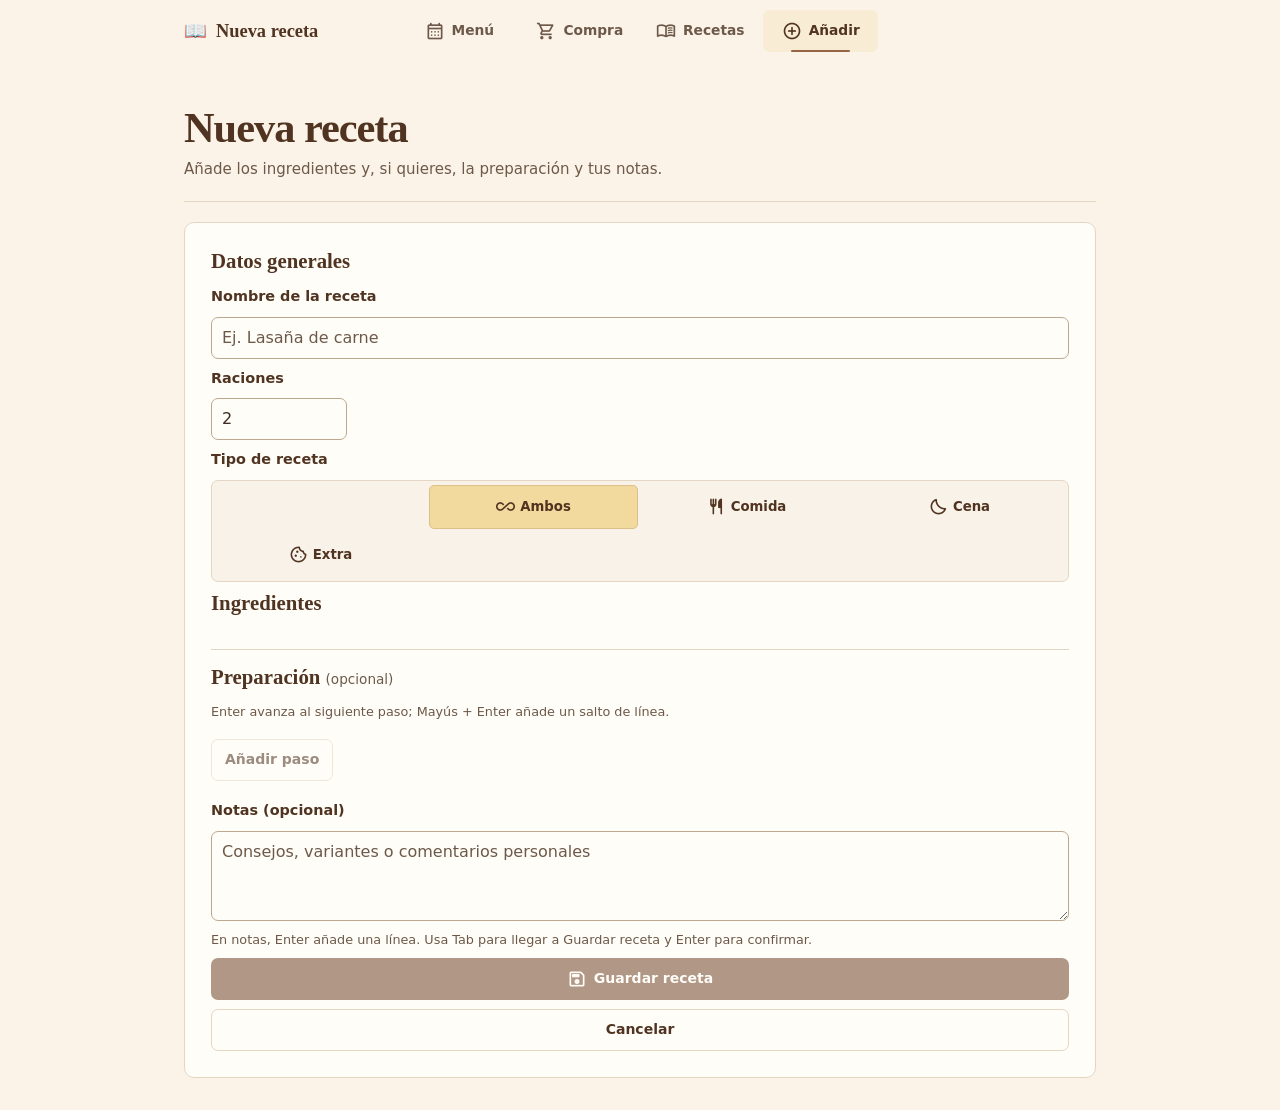
<file: frontend/agregar_recetas.html>
<!DOCTYPE html>
<html lang="es">

<head>

    <meta charset="UTF-8">

    <meta name="viewport"
    content="width=device-width, initial-scale=1.0">

    <title>Añadir receta</title>

    <link rel="stylesheet" href="style/style.css">
    <link rel="stylesheet" href="style/agregar_recetas.css">

    <link href="https://fonts.googleapis.com/css2?family=Material+Symbols+Rounded" rel="stylesheet">

</head>

<body>

<header class="topbar">

    <div class="logo">
        📖 <span>Nueva receta</span>
    </div>

    <nav class="top-nav">

        <a href="menu.html" class="nav-link">
            <span class="material-symbols-rounded">calendar_month</span>
            Menú
        </a>

        <a href="lista_compra.html" class="nav-link">
            <span class="material-symbols-rounded">shopping_cart</span>
            Compra
        </a>

        <a href="recetas.html" class="nav-link">
            <span class="material-symbols-rounded">menu_book</span>
            Recetas
        </a>

        <a href="agregar_recetas.html" class="nav-link active">
            <span class="material-symbols-rounded">add_circle</span>
            Añadir
        </a>

    </nav>

</header>

<main class="container">

<section class="hero recipeHero">

    <h1>Nueva receta</h1>

    <p>Añade los ingredientes y, si quieres, la preparación y tus notas.</p>

</section>

<form id="recipeForm" class="recipe-form">

    <fieldset id="recipeFields" disabled>
    <h2>Datos generales</h2>

    <label for="recipeName">Nombre de la receta</label>

    <input
        id="recipeName"
        required
        placeholder="Ej. Lasaña de carne">

    <label for="recipeServings">Raciones</label>
    <input id="recipeServings" type="number" min="1" max="2147483647" step="1" value="2" required>

    <label id="recipeTypeLabel">Tipo de receta</label>

    <div class="segmented" role="radiogroup" aria-labelledby="recipeTypeLabel">

        <span class="segmented-indicator"></span>

        <input type="radio" name="recipeType" id="type-ambos" value="ambos" checked>
        <label for="type-ambos" class="segmented-option">
            <span class="material-symbols-rounded">all_inclusive</span>
            Ambos
        </label>

        <input type="radio" name="recipeType" id="type-comida" value="comida">
        <label for="type-comida" class="segmented-option">
            <span class="material-symbols-rounded">restaurant</span>
            Comida
        </label>

        <input type="radio" name="recipeType" id="type-cena" value="cena">
        <label for="type-cena" class="segmented-option">
            <span class="material-symbols-rounded">bedtime</span>
            Cena
        </label>

        <input type="radio" name="recipeType" id="type-extra" value="extra">
        <label for="type-extra" class="segmented-option">
            <span class="material-symbols-rounded">cookie</span>
            Extra
        </label>

    </div>

    <p id="typeChangeHint" class="form-hint hidden">Si cambias el tipo, la receta se retirará de las comidas o cenas del menú en las que ya no encaje.</p>

    <div class="ingredients-header">

        <h2>Ingredientes</h2>

    </div>

    <div id="ingredientList">

    </div>

    <h2>Preparación <small>(opcional)</small></h2>
    <p class="form-hint">Enter avanza al siguiente paso; Mayús + Enter añade un salto de línea.</p>
    <div id="preparationList"></div>
    <button type="button" class="secondary" id="addStep">Añadir paso</button>

    <label for="recipeNotes">Notas (opcional)</label>
    <textarea id="recipeNotes" rows="3" placeholder="Consejos, variantes o comentarios personales"></textarea>
    <p class="form-hint">En notas, Enter añade una línea. Usa Tab para llegar a Guardar receta y Enter para confirmar.</p>

    <button class="primary submitButton" type="submit">

        <span class="material-symbols-rounded">save</span>

        Guardar receta

    </button>

    <a class="secondary cancel-recipe" href="recetas.html">Cancelar</a>
    </fieldset>

</form>
<p id="formStatus" role="status" aria-live="polite"></p>

</main>

<!-- Modal: ya existe una receta con los mismos ingredientes -->

<div id="duplicateModal" class="modal hidden" role="dialog" aria-modal="true" aria-labelledby="duplicateModalText">

    <div class="modal-content">

        <span class="material-symbols-rounded modal-icon">
            content_copy
        </span>

        <p id="duplicateModalText" class="modal-text"></p>

        <div class="modal-buttons">

            <button type="button" class="secondary" id="duplicateNo">
                No
            </button>

            <button type="button" class="confirm" id="duplicateYes">
                Sí
            </button>

        </div>

    </div>

</div>

<script src="scripts/script.js"></script>
<script src="scripts/agregar_recetas.js"></script>
</body>
</html>
</file>
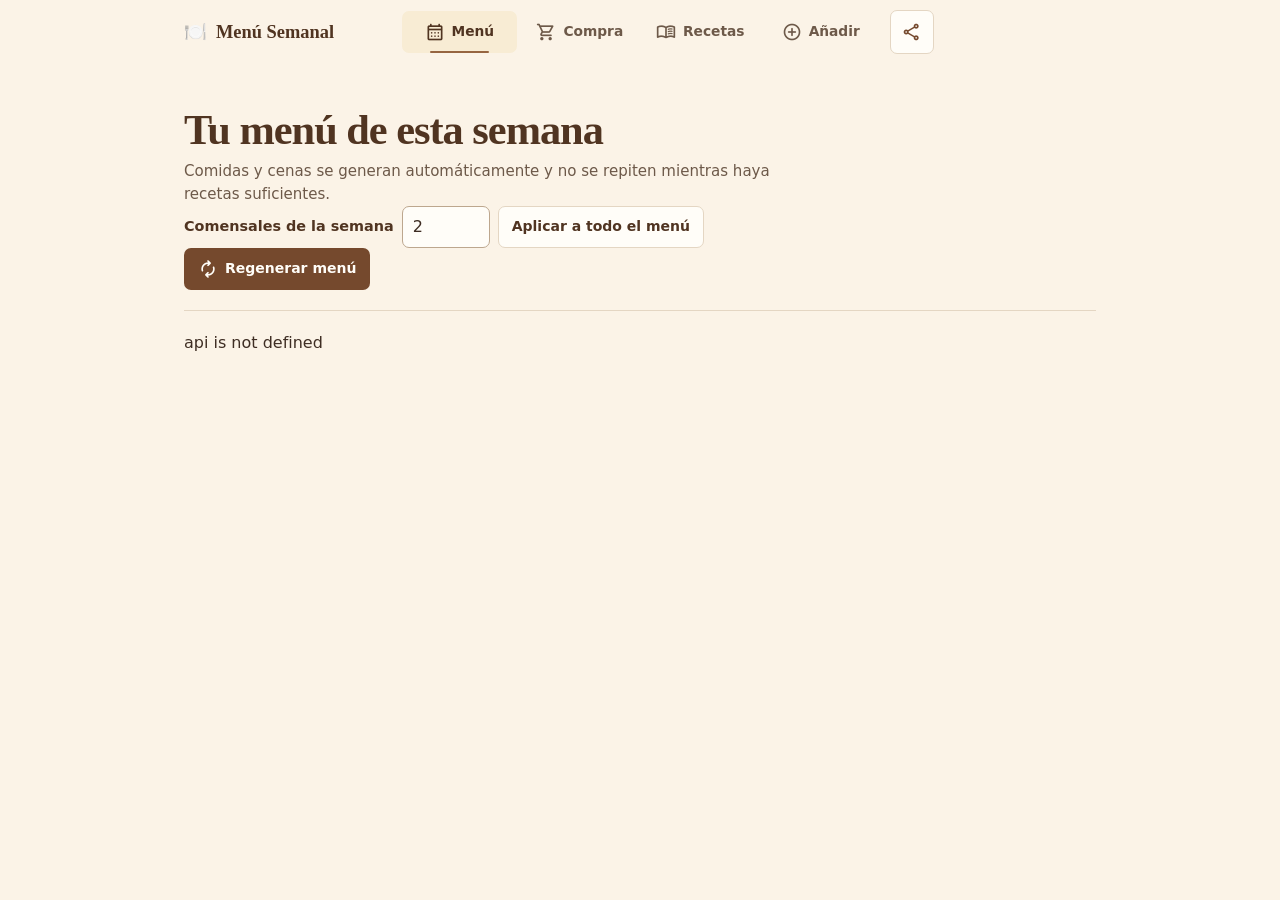
<file: frontend/menu.html>
<!DOCTYPE html>
<html lang="es">
<head>
    <meta charset="UTF-8">
    <meta name="viewport" content="width=device-width, initial-scale=1.0">
    <title>Mi Menú Semanal</title>

    <link rel="stylesheet" href="style/style.css">
    <link rel="stylesheet" href="style/menu.css">

    <!-- Iconos Material Symbols -->
    <link href="https://fonts.googleapis.com/css2?family=Material+Symbols+Rounded" rel="stylesheet">
</head>
<body>

<header class="topbar">

    <div class="logo">
        🍽️ <span>Menú Semanal</span>
    </div>

    <nav class="top-nav">

        <a href="menu.html" class="nav-link active">
            <span class="material-symbols-rounded">calendar_month</span>
            Menú
        </a>

        <a href="lista_compra.html" class="nav-link">
            <span class="material-symbols-rounded">shopping_cart</span>
            Compra
        </a>

        <a href="recetas.html" class="nav-link">
            <span class="material-symbols-rounded">menu_book</span>
            Recetas
        </a>

        <a href="agregar_recetas.html" class="nav-link">
            <span class="material-symbols-rounded">add_circle</span>
            Añadir
        </a>

    </nav>

    <button class="icon-button" id="shareMenuButton">
        <span class="material-symbols-rounded">share</span>
    </button>

</header>

<!-- Dropdown compartir -->

<div class="dropdown hidden" id="shareDropdown">

    <button onclick="shareMenu('copy')">
        <span class="material-symbols-rounded">content_copy</span>
        Copiar
    </button>

    <button onclick="shareMenu('whatsapp')">
        <span class="material-symbols-rounded">chat</span>
        WhatsApp
    </button>

    <button onclick="shareMenu('email')">
        <span class="material-symbols-rounded">mail</span>
        Email
    </button>

</div>


<main class="container">

    <section class="hero">

        <h1>Tu menú de esta semana</h1>

        <p>Comidas y cenas se generan automáticamente y no se repiten mientras haya recetas suficientes.</p>

        <form id="weekPeopleForm" class="week-people">
            <label for="weekPeople">Comensales de la semana</label>
            <input id="weekPeople" type="number" min="1" max="2147483647" step="1" required value="2">
            <button class="secondary" type="submit">Aplicar a todo el menú</button>
            <span id="weekPeopleStatus" role="status"></span>
        </form>
        <button class="primary" id="generateButton">
            <span class="material-symbols-rounded">autorenew</span>
            Regenerar menú
        </button>

    </section>


    <section id="weekGrid" class="week-grid">

        <!-- Se rellenará desde JS -->

    </section>

</main>

<!-- Modal: elegir receta para una comida o cena -->

<div id="chooseRecipeModal" class="modal hidden">

    <div class="modal-content big">

        <div class="modal-header">

            <h2>Cambiar receta de <span id="chooseRecipeDay"></span></h2>

            <button class="icon-button" id="closeChooseModal">
                <span class="material-symbols-rounded">close</span>
            </button>

        </div>

        <input
            type="text"
            id="recipeSearchInput"
            class="search-input"
            placeholder="Buscar receta...">

        <label for="slotPeople">Comensales (opcional)</label>
        <input type="number" id="slotPeople" class="search-input" min="1" max="2147483647" step="1"
            placeholder="Raciones originales de la receta">

        <div id="chooseRecipeList" class="choose-recipe-list">

        </div>

    </div>

</div>


<!-- Modal -->

<div id="modal" class="modal hidden">

    <div class="modal-content">

        <span class="material-symbols-rounded modal-icon">
            warning
        </span>

        <h2>¿Generar un nuevo menú?</h2>

        <p>
            El menú actual se sustituirá por otro completamente aleatorio.
        </p>

        <label for="generatePeople">¿Para cuántas personas?</label>
        <input id="generatePeople" type="number" min="1" max="2147483647" step="1" required value="2">
        <p id="generateStatus" role="status"></p>
        <div class="modal-buttons">

            <button class="secondary" id="cancelModal">
                Cancelar
            </button>

            <button class="danger" id="confirmModal">
                Sí, regenerar
            </button>

        </div>

    </div>

</div>

<script src="scripts/script.js"></script>
<script src="scripts/menu.js"></script>

</body>
</html>
</file>
<file: frontend/style/style.css>
@font-face {
    font-family: "Material Symbols Rounded";
    src: url("../fonts/material-symbols.woff2") format("woff2");
    font-display: block;
}

:root {
    --brown: #966541;
    --brown-dark: #75492d;
    --brown-darker: #503421;
    --yellow: #dca74d;
    --yellow-light: #f2d99d;
    --yellow-pale: #f8ecd4;
    --background: #fbf3e7;
    --surface: #fffdf8;
    --text: #3e2d23;
    --muted: #6d5949;
    --line: #e4d6c3;
    --control-border: #bda78e;
    --danger: #a13e36;
    --danger-soft: #fae9e6;
    --radius: 10px;
    --control-radius: 7px;
    --page-width: 61rem;
    --gutter: clamp(14px, 3vw, 32px);
    --safe-left: max(var(--gutter), env(safe-area-inset-left));
    --safe-right: max(var(--gutter), env(safe-area-inset-right));
    --heading-font: Georgia, "Times New Roman", serif;
}

*, *::before, *::after {
    box-sizing: border-box;
}

body {
    margin: 0;
    background: var(--background);
    color: var(--text);
    font: 1rem/1.5 system-ui, sans-serif;
}

h1, h2, h3, h4, p {
    margin: 0;
}

h1, h2, h3 {
    line-height: 1.2;
    overflow-wrap: anywhere;
}

a {
    color: var(--brown-dark);
}

button, input, select, textarea {
    font: inherit;
}

button, a, input, textarea, select {
    scroll-margin-top: 9rem;
    scroll-margin-bottom: 1rem;
}

:focus-visible {
    outline: 2px solid var(--brown-dark);
    outline-offset: 3px;
}

button {
    border: 0;
    cursor: pointer;
}

button:disabled, input:disabled, select:disabled, textarea:disabled, [aria-disabled="true"] {
    cursor: default;
}

button:disabled {
    opacity: .56;
}

[hidden], .hidden {
    display: none !important;
}

.visually-hidden {
    position: absolute;
    width: 1px;
    height: 1px;
    overflow: hidden;
    clip-path: inset(50%);
    white-space: nowrap;
}

.container {
    max-width: var(--page-width);
    margin-inline: auto;
    min-height: 70vh;
    padding: clamp(22px, 4vw, 42px) var(--safe-right) max(32px, env(safe-area-inset-bottom)) var(--safe-left);
}

/* Cabecera y navegación */
.app-header {
    position: sticky;
    top: 0;
    z-index: 10;
}

.app-header > header {
    background: var(--surface);
    border-bottom: 1px solid var(--line);
    padding-top: env(safe-area-inset-top);
}

.topbar {
    max-width: var(--page-width);
    margin-inline: auto;
    padding: 8px var(--safe-right) 3px var(--safe-left);
    display: grid;
    grid-template-columns: minmax(0, 1fr) 44px;
    grid-template-areas: "brand actions" "nav nav";
    align-items: center;
    gap: 3px 12px;
}

.logo {
    grid-area: brand;
    display: flex;
    gap: 9px;
    align-items: center;
    color: var(--brown-darker);
    font: 700 1.15rem/1.1 var(--heading-font);
}

.brand-icon {
    display: grid;
    place-items: center;
    flex: 0 0 34px;
    height: 34px;
    border: 1px solid var(--line);
    border-radius: 8px;
    background: var(--yellow-pale);
    font: 1.05rem/1 system-ui, sans-serif;
}

.header-actions {
    grid-area: actions;
    min-height: 44px;
    justify-self: end;
}

.material-symbols-rounded {
    display: inline-block;
    width: 1em;
    flex-shrink: 0;
    overflow: hidden;
    white-space: nowrap;
    font: normal 24px/1 "Material Symbols Rounded";
    font-feature-settings: "liga";
    letter-spacing: normal;
    text-transform: none;
}

.top-nav {
    grid-area: nav;
    display: grid;
    grid-template-columns: repeat(4, minmax(0, 1fr));
    gap: 6px;
}

.nav-link {
    position: relative;
    display: flex;
    flex-direction: column;
    justify-content: center;
    align-items: center;
    gap: 2px;
    min-height: 47px;
    border-radius: var(--control-radius);
    padding: 4px 6px 7px;
    text-decoration: none;
    color: var(--muted);
    font-size: .78rem;
    font-weight: 650;
    line-height: 1.15;
    transition: background-color .15s ease, color .15s ease;
}

.nav-link .material-symbols-rounded {
    font-size: 20px;
}

.nav-link.active {
    color: var(--brown-darker);
    background: var(--yellow-pale);
}

.nav-link.active::after {
    position: absolute;
    inset-inline: 24%;
    bottom: 0;
    height: 2px;
    border-radius: 2px;
    background: var(--brown);
    content: "";
}

@media (min-width: 760px) {
    .topbar {
        grid-template-columns: minmax(0, 1fr) auto minmax(0, 1fr);
        grid-template-areas: "brand nav actions";
        padding-block: 10px;
    }

    .nav-link {
        flex-direction: row;
        gap: 7px;
        min-height: 42px;
        padding: 7px 13px;
        font-size: .86rem;
    }
}

/* Encabezados de página */
.hero {
    padding: 0 0 20px;
    margin-bottom: 20px;
    border-bottom: 1px solid var(--line);
}

.hero h1 {
    color: var(--brown-darker);
    font: 700 clamp(1.8rem, 1.35rem + 2vw, 2.65rem)/1.12 var(--heading-font);
    letter-spacing: -.024em;
}

.hero p:not(.form-status) {
    max-width: 65ch;
    margin-top: 7px;
    color: var(--muted);
    font-size: .94rem;
}

.primary, .secondary, .danger, .icon-button {
    display: inline-flex;
    align-items: center;
    justify-content: center;
    gap: 7px;
    min-height: 42px;
    padding: 8px 13px;
    border: 1px solid transparent;
    border-radius: var(--control-radius);
    text-align: center;
    text-decoration: none;
    font-size: .875rem;
    font-weight: 650;
    line-height: 1.25;
    transition: background-color .15s ease, border-color .15s ease, color .15s ease;
}

.primary {
    background: var(--brown-dark);
    color: #fffdf8;
}

.secondary {
    border-color: var(--line);
    background: var(--surface);
    color: var(--brown-darker);
}

.danger {
    background: var(--danger);
    color: white;
}

.icon-button {
    width: 44px;
    height: 44px;
    padding: 0;
    flex: 0 0 44px;
    border-color: var(--line);
    background: var(--surface);
    color: var(--brown-dark);
}

.primary .material-symbols-rounded, .secondary .material-symbols-rounded,
.icon-button .material-symbols-rounded {
    font-size: 20px;
}

@media (hover: hover) {
    .nav-link:hover, .secondary:hover, .icon-button:hover {
        background: var(--yellow-pale);
        color: var(--brown-darker);
    }

    .primary:enabled:hover {
        background: var(--brown-darker);
    }

    .danger:enabled:hover {
        background: #82312b;
    }
}

.primary:enabled:active, .danger:enabled:active {
    filter: brightness(.9);
}

.secondary:active, .icon-button:enabled:active {
    background: var(--yellow-light);
}

input:not([type="checkbox"], [type="radio"]), select, textarea {
    display: block;
    min-width: 0;
    max-width: 100%;
    min-height: 42px;
    padding: 8px 10px;
    border: 1px solid var(--control-border);
    border-radius: var(--control-radius);
    background: var(--surface);
    color: var(--text);
    font-weight: 400;
}

textarea {
    width: 100%;
    resize: vertical;
}

input::placeholder, textarea::placeholder {
    color: var(--muted);
    opacity: 1;
}

label, .field-label {
    font-size: .9rem;
    font-weight: 650;
    color: var(--brown-darker);
}

.form-actions {
    display: flex;
    align-items: center;
    flex-wrap: wrap;
    gap: 8px;
}

.form-status, .loading-state {
    color: var(--muted);
    font-size: .9rem;
}

.form-status:not(:empty) {
    margin-top: 10px;
}

.form-status:empty {
    display: none;
}

.unit-selector {
    display: grid;
    min-width: 0;
    gap: 6px;
}

.unit-selector select, .unit-selector input {
    width: 100%;
}

/* Diálogos */
.modal {
    top: var(--dialog-top, 0px);
    bottom: var(--dialog-bottom, 0px);
    width: min(28rem, calc(100% - var(--safe-left) - var(--safe-right)));
    max-width: none;
    max-height: calc(100vh - 32px);
    max-height: calc(var(--dialog-height, 100dvh) - max(16px, env(safe-area-inset-top)) - max(16px, env(safe-area-inset-bottom)));
    padding: 0;
    overflow: auto;
    overscroll-behavior: contain;
    border: 1px solid var(--line);
    border-radius: 12px;
    background: var(--surface);
    color: var(--text);
    box-shadow: 0 14px 42px #321e1733;
}

.modal::backdrop {
    background: #33241880;
}

.modal-wide {
    width: min(34rem, calc(100% - var(--safe-left) - var(--safe-right)));
}

.modal-content {
    padding: clamp(16px, 4vw, 24px);
}

.modal :is(button, a, input, textarea) {
    scroll-margin: 8px;
}

.modal h2 {
    color: var(--brown-darker);
    font: 700 1.42rem/1.2 var(--heading-font);
}

.modal h2 + p {
    margin-top: 8px;
    color: var(--muted);
}

.modal label {
    display: block;
    margin: 14px 0 5px;
}

.modal label input {
    margin-top: 5px;
}

.modal-header {
    display: flex;
    justify-content: space-between;
    align-items: center;
    gap: 8px;
}

.modal-buttons, .share-options {
    display: flex;
    justify-content: flex-end;
    flex-wrap: wrap;
    gap: 8px;
    margin-top: 16px;
}

.modal-buttons > * {
    flex: 0 1 auto;
}

.dialog-error, .dialog-progress, #shareHint {
    margin-top: 10px;
    font-size: .9rem;
    overflow-wrap: anywhere;
}

.dialog-error {
    color: var(--danger);
}

.dialog-progress, #shareHint {
    color: var(--muted);
}

.dialog-error:empty, .dialog-progress:empty, #shareHint:empty {
    margin: 0;
}

#sharePreview {
    min-height: 100px;
    max-height: 35dvh;
}

/* Mensajes */
.connection-status, .toast {
    max-width: min(33rem, calc(100% - var(--safe-left) - var(--safe-right)));
    margin: 0 auto;
    border: 1px solid var(--line);
    border-top: 0;
    border-radius: 0 0 var(--control-radius) var(--control-radius);
    background: var(--surface);
    color: var(--text);
    font-size: .875rem;
}

.connection-status {
    width: fit-content;
    padding: 6px 12px;
    background: #f1ece4;
    text-align: center;
    transition: opacity .25s ease;
}

.connection-status.fading {
    opacity: 0;
}

.toast {
    display: grid;
    grid-template-columns: 24px minmax(0, 1fr) 44px;
    align-items: center;
    gap: 9px;
    padding: 0 3px 0 10px;
    color: #523c27;
    background: #fcf0d9;
    border-color: #e4c99a;
}

.toast[data-kind="success"] {
    color: #244a36;
    background: #edf5ea;
    border-color: #b4cbb7;
}

.toast[data-kind="error"] {
    color: #792e28;
    background: var(--danger-soft);
    border-color: #e3b7b1;
}

#toastIcon {
    display: grid;
    place-items: center;
    height: 24px;
    border: 1px solid currentColor;
    border-radius: 50%;
    font-weight: 700;
}

#toastMessage {
    padding-block: 6px;
    font-weight: 650;
    overflow-wrap: anywhere;
}

#dismissToast {
    background: transparent;
    border-color: transparent;
    color: inherit;
}

#dismissToast:hover {
    background: #50342112;
}

.type-badge {
    display: inline-block;
    padding: 2px 7px;
    border: 1px solid var(--line);
    border-radius: 5px;
    background: var(--yellow-pale);
    color: var(--brown-darker);
    font-size: .75rem;
    font-weight: 600;
    white-space: nowrap;
}

.type-comida {
    background: var(--yellow-light);
}

.type-cena {
    background: #eee2d6;
}

.type-extra {
    background: #f2ece1;
}

.empty-state {
    grid-column: 1 / -1;
    display: grid;
    justify-items: center;
    gap: 9px;
    padding: 18px 12px 26px;
    text-align: center;
    color: var(--muted);
}

.empty-state img {
    width: min(100%, 195px);
    height: auto;
}

[data-readonly] [data-write]:not(.food) {
    opacity: .62;
    cursor: default;
}

[data-readonly] [data-write-drag] {
    cursor: default;
}

[data-readonly] [data-write-hint] {
    display: none;
}

@media (pointer: coarse) {
    .primary, .secondary, .danger, input:not([type="checkbox"], [type="radio"]), select {
        min-height: 44px;
    }
}

@media (min-width: 580px) and (max-height: 520px) {
    .topbar {
        grid-template-columns: minmax(0, 1fr) auto minmax(0, 1fr);
        grid-template-areas: "brand nav actions";
        padding-block: 5px;
    }
}

@media (max-height: 270px) {
    .app-header {
        position: relative;
    }

    button, a, input, textarea, select {
        scroll-margin-top: 1rem;
    }
}

@media (prefers-reduced-motion: reduce) {
    *, *::before, *::after {
        transition: none !important;
    }
}
</file>
<file: frontend/style/agregar_recetas.css>
.recipe-form {
    padding: clamp(14px, 3vw, 26px);
    border: 1px solid var(--line);
    border-radius: var(--radius);
    background: var(--surface);
}

.recipe-form fieldset {
    display: grid;
    gap: 9px;
    min-width: 0;
    margin: 0;
    padding: 0;
    border: 0;
}

.recipe-form h2 {
    margin: 12px 0 3px;
    padding-top: 15px;
    border-top: 1px solid var(--line);
    color: var(--brown-darker);
    font: 700 1.3rem/1.2 var(--heading-font);
}

.recipe-form h2:first-child {
    margin-top: 0;
    padding-top: 0;
    border-top: 0;
}

.recipe-form h2 small {
    color: var(--muted);
    font: 400 .85rem/1.3 system-ui, sans-serif;
}

#recipeServings {
    width: 8.5rem;
}

.segmented {
    position: relative;
    display: grid;
    grid-template-columns: repeat(4, minmax(0, 1fr));
    gap: 4px;
    padding: 4px;
    border: 1px solid var(--line);
    border-radius: var(--control-radius);
    background: #f8f2e8;
}

.segmented input[type="radio"] {
    position: absolute;
    width: 1px;
    height: 1px;
    opacity: 0;
}

.segmented-option {
    display: flex;
    align-items: center;
    justify-content: center;
    gap: 5px;
    min-height: 44px;
    padding: 4px;
    border: 1px solid transparent;
    border-radius: 5px;
    font-size: .83rem;
    cursor: pointer;
    transition: background-color .15s ease;
}

.segmented-option .material-symbols-rounded {
    font-size: 19px;
}

.segmented input:checked + .segmented-option {
    border-color: #dcbf89;
    background: var(--yellow-light);
}

.segmented input:focus-visible + .segmented-option {
    outline: 2px solid var(--brown-dark);
    outline-offset: -2px;
}

.ingredient-row {
    display: grid;
    grid-template-columns: minmax(0, 1fr) minmax(7rem, .45fr) minmax(9.5rem, .55fr) 44px;
    align-items: start;
    gap: 8px;
}

.ingredient-row + .ingredient-row {
    margin-top: 8px;
}

.ingredient-row input {
    width: 100%;
}

.ghost input, .ghost select {
    background: #faf5ed;
}

.deleteIngredient {
    display: grid;
    place-items: center;
    width: 44px;
    height: 44px;
    padding: 0;
    border-radius: var(--control-radius);
    background: transparent;
    color: var(--danger);
}

.deleteIngredient:hover, .deleteIngredient:active {
    background: var(--danger-soft);
}

.ghost .deleteIngredient {
    color: var(--muted);
}

.form-hint {
    color: var(--muted);
    font-size: .8rem;
}

.preparation-row {
    display: grid;
    gap: 6px;
    margin-bottom: 12px;
}

.step-actions {
    display: flex;
    gap: 6px;
}

.step-actions button {
    min-width: 44px;
}

#addStep {
    justify-self: start;
    margin-bottom: 10px;
}

.recipe-form .form-actions {
    margin-top: 6px;
}

@media (max-width: 540px) {
    .ingredient-row {
        grid-template-columns: 6rem minmax(0, 1fr) 44px;
        padding: 8px;
        border: 1px solid var(--line);
        border-radius: var(--control-radius);
    }

    .ingredient-name {
        grid-column: 1 / 3;
    }

    .ingredient-row .deleteIngredient {
        grid-column: 3;
        grid-row: 1;
    }

    .ingredient-row .unit-selector {
        grid-column: 2 / -1;
    }

    .segmented-option {
        flex-direction: column;
        gap: 2px;
        font-size: .73rem;
    }
}
</file>
<file: frontend/style/menu.css>
.menu-controls {
    display: flex;
    align-items: end;
    justify-content: space-between;
    flex-wrap: wrap;
    gap: 8px 16px;
    margin-top: 14px;
}

.week-people {
    display: flex;
    align-items: center;
    flex-wrap: wrap;
    gap: 6px 8px;
}

.week-people input {
    width: 5.5rem;
}

.day-hint {
    display: flex;
    align-items: center;
    flex-wrap: wrap;
    gap: 0 5px;
    margin-bottom: 10px;
    color: var(--muted);
    font-size: .82rem;
}

.day-hint .material-symbols-rounded {
    font-size: 16px;
}

.week-grid {
    display: grid;
    grid-template-columns: repeat(auto-fit, minmax(min(100%, 15rem), 1fr));
    gap: 12px;
}

.day-card {
    display: flex;
    flex-direction: column;
    gap: 7px;
    min-width: 0;
    padding: 11px;
    border: 1px solid var(--line);
    border-radius: var(--radius);
    background: var(--surface);
}

.day-heading {
    padding: 0 2px 3px;
    color: var(--brown-darker);
    font: 700 1.25rem/1.2 var(--heading-font);
}

.meal-slot {
    min-width: 0;
    border: 1px solid var(--line);
    border-radius: var(--control-radius);
    background: #faf1e0;
    padding: 7px 8px;
    transition: background-color .15s ease, border-color .15s ease;
}

.meal-slot[data-meal="cena"] {
    background: #f3ebe2;
}

.meal-slot[draggable="true"] {
    cursor: grab;
}

.meal-slot.dragging {
    opacity: .5;
}

.meal-slot.drag-over {
    border-color: var(--brown);
    background: var(--yellow-light);
}

.meal-label {
    color: var(--brown-dark);
    font-size: .75rem;
    font-weight: 700;
}

.food {
    width: 100%;
    min-height: 44px;
    padding: 2px 0;
    border-radius: 4px;
    background: transparent;
    color: var(--text);
    text-align: left;
    font-weight: 650;
    line-height: 1.25;
    overflow-wrap: anywhere;
}

.food:disabled {
    opacity: 1;
}

.food:enabled:hover {
    text-decoration: underline;
    text-underline-offset: 2px;
}

.food small {
    display: block;
    margin-top: 4px;
    color: var(--muted);
    font-weight: 400;
    text-decoration: none;
}

.slot-people {
    display: flex;
    flex-wrap: wrap;
    align-items: center;
    gap: 3px 6px;
    padding-top: 5px;
    border-top: 1px solid var(--line);
    font-size: .78rem;
}

.slot-people input {
    width: 4rem;
    padding-inline: 5px;
}

.reset-people {
    min-height: 42px;
    padding: 3px 4px;
    border-radius: 4px;
    background: transparent;
    color: var(--brown-dark);
    text-decoration: underline;
    text-underline-offset: 2px;
    font-size: .79rem;
}

.reset-people:enabled:hover {
    background: var(--yellow-pale);
}

.chooser-fields input {
    width: 100%;
}

.choose-recipe-list {
    display: grid;
    gap: 5px;
    margin-top: 12px;
}

.choose-recipe-item {
    display: grid;
    grid-template-columns: minmax(0, 1fr) auto;
    align-items: baseline;
    gap: 5px 9px;
    min-height: 44px;
    padding: 8px;
    border: 1px solid var(--line);
    border-radius: var(--control-radius);
    background: var(--surface);
    color: var(--text);
    text-align: left;
}

.choose-recipe-item:enabled:hover {
    background: var(--yellow-pale);
}

.choose-recipe-name {
    font-weight: 650;
    overflow-wrap: anywhere;
}

.choose-recipe-count, .choose-recipe-empty {
    color: var(--muted);
    font-size: .82rem;
}

@media (hover: none), (pointer: coarse) {
    .drag-hint {
        display: none;
    }

    .reset-people {
        min-height: 44px;
    }
}

@media (max-width: 400px) {
    .week-people label {
        flex-basis: 100%;
    }

    .choose-recipe-item {
        grid-template-columns: minmax(0, 1fr);
    }
}
</file>
